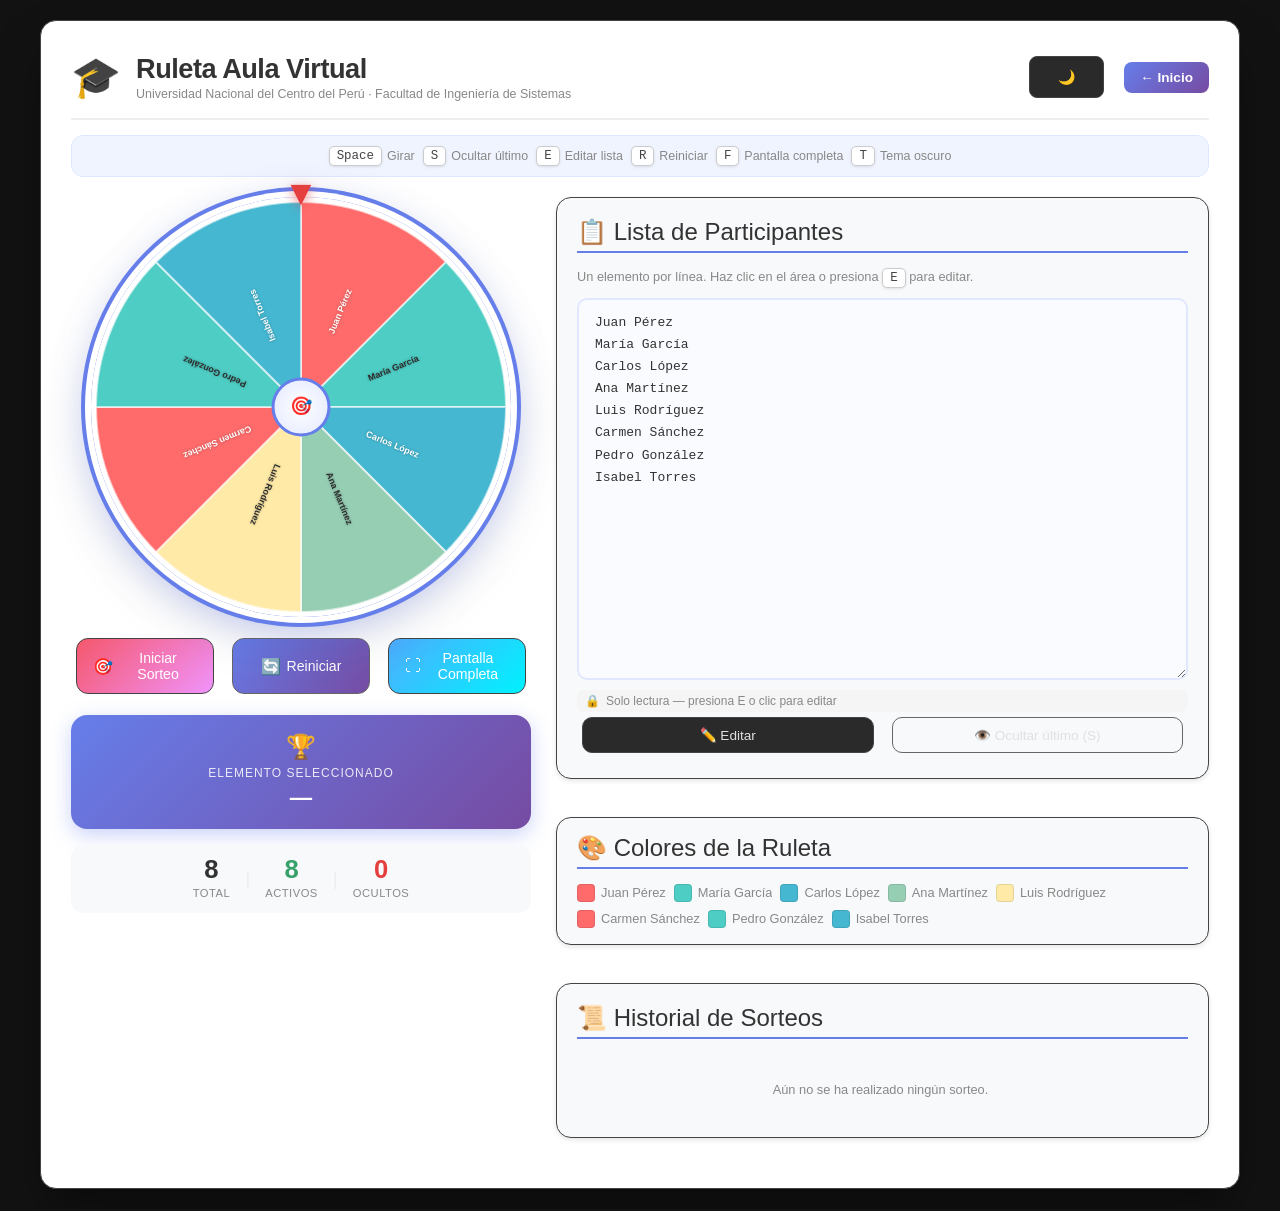
<file: ruleta.html>
<!DOCTYPE html>
<html lang="es">
<head>
    <meta charset="UTF-8">
    <meta name="viewport" content="width=device-width, initial-scale=1.0">
    <title>Ruleta Aula Virtual - UNCP</title>
    <link rel="stylesheet" href="css/style.css">
    <link rel="stylesheet" href="css/ruleta.css">
</head>
<body>
    <div class="container" id="contenedorPrincipal">

        <!-- ENCABEZADO -->
        <header class="encabezado">
            <div class="encabezado-logo">🎓</div>
            <div class="encabezado-texto">
                <h1>Ruleta Aula Virtual</h1>
                <p class="subtitle">Universidad Nacional del Centro del Perú · Facultad de Ingeniería de Sistemas</p>
            </div>
            <button id="btnTema" class="btn-tema" onclick="alternarTema()" title="Alternar modo oscuro (Tecla T)">
                <span id="iconoTema">🌙</span>
            </button>
            <a href="index.html" class="btn-volver" title="Volver al inicio">← Inicio</a>
        </header>

        <!-- ATAJOS DE TECLADO -->
        <div class="panel-atajos">
            <span class="atajo"><kbd>Space</kbd> Girar</span>
            <span class="atajo"><kbd>S</kbd> Ocultar último</span>
            <span class="atajo"><kbd>E</kbd> Editar lista</span>
            <span class="atajo"><kbd>R</kbd> Reiniciar</span>
            <span class="atajo"><kbd>F</kbd> Pantalla completa</span>
            <span class="atajo"><kbd>T</kbd> Tema oscuro</span>
        </div>

        <!-- LAYOUT PRINCIPAL -->
        <div class="layout-principal">

            <!-- COLUMNA IZQUIERDA: Ruleta -->
            <section class="columna-ruleta">
                <div class="ruleta-contenedor" id="contenedorRuleta" title="Haz clic para girar">
                    <!-- El triángulo indicador (puntero rojo) -->
                    <div class="puntero-triangulo" id="punteroTriangulo">▼</div>
                    <!-- Canvas de la ruleta -->
                    <canvas id="canvasRuleta" width="420" height="420"></canvas>
                    <!-- Overlay de clic -->
                    <div class="ruleta-overlay" id="overlayRuleta">
                        <span class="ruleta-overlay-icono">▶</span>
                    </div>
                </div>

                <!-- Botones de control -->
                <div class="controles-ruleta">
                    <button id="btnIniciar" class="btn-girar" onclick="iniciarGiro()">
                        <span class="btn-icono">🎯</span> Iniciar Sorteo
                    </button>
                    <button id="btnReiniciar" class="btn-reiniciar button-secondary" onclick="reiniciarRuleta()">
                        <span class="btn-icono">🔄</span> Reiniciar
                    </button>
                    <button id="btnPantallaCompleta" class="btn-pantalla button-info" onclick="alternarPantallaCompleta()">
                        <span class="btn-icono">⛶</span> Pantalla Completa
                    </button>
                </div>

                <!-- Panel de resultado -->
                <div class="panel-resultado" id="panelResultado">
                    <div class="resultado-icono">🏆</div>
                    <div class="resultado-etiqueta">Elemento Seleccionado</div>
                    <div class="resultado-nombre" id="textoResultado">—</div>
                </div>

                <!-- Contador de elementos -->
                <div class="panel-contador">
                    <div class="contador-item">
                        <span class="contador-num" id="numTotal">0</span>
                        <span class="contador-lbl">Total</span>
                    </div>
                    <div class="contador-separador">|</div>
                    <div class="contador-item">
                        <span class="contador-num contador-activos" id="numActivos">0</span>
                        <span class="contador-lbl">Activos</span>
                    </div>
                    <div class="contador-separador">|</div>
                    <div class="contador-item">
                        <span class="contador-num contador-ocultos" id="numOcultos">0</span>
                        <span class="contador-lbl">Ocultos</span>
                    </div>
                </div>
            </section>

            <!-- COLUMNA DERECHA: Lista de elementos -->
            <section class="columna-lista">
                <div class="card">
                    <h2>📋 Lista de Participantes</h2>
                    <p class="instruccion-textarea">
                        Un elemento por línea. Haz clic en el área o presiona <kbd>E</kbd> para editar.
                    </p>

                    <div class="form-group">
                        <div class="textarea-wrapper" id="wrapperTextarea">
                            <textarea
                                id="textareaElementos"
                                rows="16"
                                placeholder="Ingresa un nombre por línea:&#10;Juan Pérez&#10;María García&#10;Carlos López&#10;..."
                                readonly
                                onclick="habilitarEdicion()"
                            ></textarea>
                            <div class="textarea-estado" id="estadoTextarea">
                                <span id="iconoEstado">🔒</span>
                                <span id="textoEstado">Solo lectura — presiona E o clic para editar</span>
                            </div>
                        </div>
                    </div>

                    <div class="botones-lista">
                        <button onclick="habilitarEdicion()" class="button-info" title="Tecla E">
                            ✏️ Editar
                        </button>
                        <button onclick="ocultarUltimoSorteado()" class="button-secondary" title="Tecla S">
                            👁️ Ocultar último (S)
                        </button>
                    </div>
                </div>

                <!-- Leyenda de colores -->
                <div class="card card-leyenda">
                    <h2>🎨 Colores de la Ruleta</h2>
                    <div class="leyenda-colores" id="leyendaColores">
                        <!-- Se genera dinámicamente -->
                    </div>
                </div>

                <!-- Historial de sorteos -->
                <div class="card card-historial">
                    <h2>📜 Historial de Sorteos</h2>
                    <div class="historial-lista" id="historialLista">
                        <p class="historial-vacio">Aún no se ha realizado ningún sorteo.</p>
                    </div>
                </div>
            </section>
        </div>
    </div>

    <!-- Modal de resultado animado -->
    <div class="modal-resultado" id="modalResultado">
        <div class="modal-contenido" id="modalContenido">
            <div class="modal-confeti" id="modalConfeti">🎉</div>
            <div class="modal-titulo">¡Elemento Seleccionado!</div>
            <div class="modal-nombre" id="modalNombre"></div>
            <button class="modal-cerrar" onclick="cerrarModal()">Continuar →</button>
        </div>
    </div>

    <script src="js/ruleta.js"></script>
</body>
</html>
</file>
<file: css/style.css>
/* =========================================== */
/* ESTILOS GLOBALES - ESCALA DE GRISES OSCUROS */
/* Proyecto: Ruleta y Sorteo de Equipos        */
/* =========================================== */

/* Reset básico y configuración global */
* {
    margin: 0;
    padding: 0;
    box-sizing: border-box;
}

body {
    font-family: 'Segoe UI', 'Inter', 'SF Pro Text', -apple-system, BlinkMacSystemFont, 'Roboto', sans-serif;
    background: #121212;
    min-height: 100vh;
    display: flex;
    justify-content: center;
    align-items: center;
    padding: 20px;
}

/* Contenedor principal de cada aplicación */
.container {
    max-width: 1200px;
    width: 100%;
    background: #1a1a1a;
    border-radius: 16px;
    border: 1px solid #444444;
    box-shadow: 0 25px 50px -12px rgba(0, 0, 0, 0.5);
    overflow: hidden;
    padding: 30px;
    transition: all 0.3s ease;
}

/* Títulos principales */
h1 {
    text-align: center;
    color: #E0E0E0;
    margin-bottom: 10px;
    font-size: 2rem;
    font-weight: 600;
    letter-spacing: -0.5px;
}

h2 {
    color: #E0E0E0;
    margin-bottom: 15px;
    font-size: 1.5rem;
    border-bottom: 2px solid #444444;
    padding-bottom: 5px;
    font-weight: 500;
}

/* Subtítulos */
.subtitle {
    text-align: center;
    color: #B0B0B0;
    margin-bottom: 30px;
    font-size: 0.9rem;
}

/* =========================================== */
/* COMPONENTES DE FORMULARIO                   */
/* =========================================== */

textarea, input, select {
    width: 100%;
    padding: 12px 16px;
    background: #121212;
    border: 1px solid #444444;
    border-radius: 8px;
    font-size: 14px;
    font-family: 'JetBrains Mono', 'Fira Code', monospace;
    color: #E0E0E0;
    transition: all 0.2s ease;
}

textarea {
    resize: vertical;
}

textarea:focus, input:focus, select:focus {
    outline: none;
    border-color: #888888;
    box-shadow: 0 0 0 2px rgba(136, 136, 136, 0.2);
    background: #0e0e0e;
}

/* Labels */
.form-group label {
    display: block;
    margin-bottom: 8px;
    font-weight: 500;
    color: #B0B0B0;
    font-size: 0.85rem;
    letter-spacing: 0.3px;
}

/* Small text */
small {
    color: #888888;
    font-size: 0.75rem;
    display: block;
    margin-top: 5px;
}

/* =========================================== */
/* BOTONES - ESTILO GRIS OSCURO               */
/* =========================================== */

button, .button-secondary {
    background: #2a2a2a;
    color: #E0E0E0;
    border: 1px solid #444444;
    padding: 12px 28px;
    border-radius: 8px;
    font-size: 14px;
    font-weight: 500;
    cursor: pointer;
    transition: all 0.2s ease;
    margin: 5px;
    font-family: inherit;
}

button:hover, .button-secondary:hover {
    background: #3a3a3a;
    border-color: #666666;
    transform: translateY(-1px);
}

button:active, .button-secondary:active {
    transform: translateY(0);
}

/* Botón secundario (estilo outline) */
.button-secondary {
    background: transparent;
    border: 1px solid #666666;
}

.button-secondary:hover {
    background: rgba(136, 136, 136, 0.1);
}

/* =========================================== */
/* TARJETAS Y PANELES                          */
/* =========================================== */

.card {
    background: #1a1a1a;
    border-radius: 12px;
    padding: 20px;
    margin-bottom: 20px;
    border: 1px solid #444444;
    transition: all 0.3s ease;
}

.card:hover {
    border-color: #666666;
}

/* =========================================== */
/* UTILIDADES                                  */
/* =========================================== */

.text-center {
    text-align: center;
}

.mt-20 {
    margin-top: 20px;
}

.mb-20 {
    margin-bottom: 20px;
}

.hidden {
    display: none;
}

/* =========================================== */
/* MENSAJES Y ALERTAS                          */
/* =========================================== */

.alert {
    padding: 14px 20px;
    border-radius: 8px;
    margin-bottom: 20px;
    font-size: 14px;
}

.alert-success {
    background: #1a2a1a;
    color: #a0c0a0;
    border: 1px solid #2a4a2a;
}

.alert-info {
    background: #1a1a2a;
    color: #a0a0c0;
    border: 1px solid #2a2a4a;
}

/* =========================================== */
/* SCROLLBAR PERSONALIZADO                     */
/* =========================================== */

::-webkit-scrollbar {
    width: 8px;
    height: 8px;
}

::-webkit-scrollbar-track {
    background: #1a1a1a;
    border-radius: 10px;
}

::-webkit-scrollbar-thumb {
    background: #444444;
    border-radius: 10px;
}

::-webkit-scrollbar-thumb:hover {
    background: #666666;
}

/* =========================================== */
/* RESPONSIVE                                  */
/* =========================================== */

@media (max-width: 768px) {
    .container {
        padding: 20px;
    }

    h1 {
        font-size: 1.5rem;
    }

    button, .button-secondary {
        padding: 10px 20px;
        font-size: 12px;
        width: 100%;
        margin: 5px 0;
    }
    
    .card {
        padding: 15px;
    }
}

/* =========================================== */
/* MODO PANTALLA COMPLETA                      */
/* =========================================== */

:-webkit-full-screen {
    background: #121212;
}

:fullscreen {
    background: #121212;
}

:fullscreen .container {
    max-width: 95%;
    height: auto;
    min-height: 90vh;
    border-radius: 0;
}
</file>
<file: css/ruleta.css>
/* =========================================== */
/* ESTILOS ESPECÍFICOS - RULETA                 */
/* Proyecto: Ruleta Aula Virtual - UNCP         */
/* Modo: Claro + Oscuro (paleta personalizada)  */
/* =========================================== */

/* ---- VARIABLES DE COLOR (MODO CLARO POR DEFECTO) ---- */
:root {
    --bg-principal: #ffffff;
    --bg-card: #f8f9fa;
    --bg-card-alt: #f0f4ff;
    --texto-principal: #333333;
    --texto-secundario: #888888;
    --borde: #eeeeee;
    --borde-fuerte: #e0e7ff;
    --acento: #667eea;
    --acento-hover: #764ba2;
    --sombra: rgba(0, 0, 0, 0.1);
    --textarea-bg: #fafbff;
    --textarea-border: #e0e7ff;
    --textarea-focus: #667eea;
    --chip-bg: #f0f0f5;
    --chip-border: #ddd;
    --kbd-bg: white;
    --kbd-border: #ccc;
    --kbd-texto: #444;
    --badge-bg: #f8f9fa;
    --overlay-giro: rgba(0, 0, 0, 0.12);
    --resultado-gradiente1: #667eea;
    --resultado-gradiente2: #764ba2;
    --btn-gradiente1: #667eea;
    --btn-gradiente2: #764ba2;
    --texto-claro: #ffffff;
    --historial-bg: #f8f9fa;
    --historial-border: #667eea;
    --contador-bg: #f8f9fa;
    --estado-textarea-bg: #f5f5f5;
}

/* ---- MODO OSCURO (se activa con clase .tema-oscuro en <body>) ---- */
body.tema-oscuro {
    --bg-principal: #121212;
    --bg-card: #1e1e1e;
    --bg-card-alt: #2a2a2a;
    --texto-principal: #E0E0E0;
    --texto-secundario: #B0B0B0;
    --borde: #444444;
    --borde-fuerte: #444444;
    --acento: #888888;
    --acento-hover: #aaaaaa;
    --sombra: rgba(0, 0, 0, 0.4);
    --textarea-bg: #1a1a1a;
    --textarea-border: #444444;
    --textarea-focus: #888888;
    --chip-bg: #2a2a2a;
    --chip-border: #444444;
    --kbd-bg: #2a2a2a;
    --kbd-border: #555555;
    --kbd-texto: #cccccc;
    --badge-bg: #1e1e1e;
    --overlay-giro: rgba(255, 255, 255, 0.08);
    --resultado-gradiente1: #888888;
    --resultado-gradiente2: #666666;
    --btn-gradiente1: #888888;
    --btn-gradiente2: #666666;
    --texto-claro: #E0E0E0;
    --historial-bg: #1e1e1e;
    --historial-border: #888888;
    --contador-bg: #1e1e1e;
    --estado-textarea-bg: #2a2a2a;
}

/* ---- TRANSICIÓN SUAVE AL CAMBIAR TEMA ---- */
body, .container, .card, textarea, button, .panel-atajos, 
.panel-resultado, .panel-contador, .historial-entrada, 
.chip, .textarea-estado, .leyenda-color, .modal-contenido {
    transition: background-color 0.3s ease, color 0.3s ease, 
                border-color 0.3s ease, box-shadow 0.3s ease;
}

/* ---- ENCABEZADO ---- */
.encabezado {
    display: flex;
    align-items: center;
    gap: 15px;
    margin-bottom: 15px;
    padding-bottom: 15px;
    border-bottom: 2px solid var(--borde);
    flex-wrap: wrap;
}
.encabezado-logo {
    font-size: 2.5rem;
    line-height: 1;
}
.encabezado-texto {
    flex: 1;
}
.encabezado-texto h1 {
    text-align: left;
    margin-bottom: 2px;
    font-size: 1.7rem;
    color: var(--texto-principal);
}
.encabezado-texto .subtitle {
    text-align: left;
    margin-bottom: 0;
    font-size: 0.78rem;
    color: var(--texto-secundario);
}
.btn-volver {
    background: linear-gradient(135deg, var(--acento), var(--acento-hover));
    color: var(--texto-claro);
    padding: 8px 16px;
    border-radius: 8px;
    text-decoration: none;
    font-size: 0.85rem;
    font-weight: 600;
    transition: transform 0.2s, box-shadow 0.2s;
}
.btn-volver:hover {
    transform: translateY(-2px);
    box-shadow: 0 4px 12px rgba(102, 126, 234, 0.35);
}

/* ---- CONTENEDOR PRINCIPAL ---- */
.container {
    background: var(--bg-principal);
    color: var(--texto-principal);
}
.subtitle {
    color: var(--texto-secundario);
}
h1 {
    color: var(--texto-principal);
}
h2 {
    color: var(--texto-principal);
    border-bottom: 2px solid var(--acento);
}

/* ---- PANEL DE ATAJOS ---- */
.panel-atajos {
    display: flex;
    flex-wrap: wrap;
    gap: 8px;
    justify-content: center;
    margin-bottom: 20px;
    padding: 10px 15px;
    background: var(--bg-card-alt);
    border-radius: 12px;
    border: 1px solid var(--borde-fuerte);
}
.atajo {
    font-size: 0.78rem;
    color: var(--texto-secundario);
    display: flex;
    align-items: center;
    gap: 5px;
}
kbd {
    display: inline-block;
    padding: 2px 7px;
    background: var(--kbd-bg);
    border: 1.5px solid var(--kbd-border);
    border-radius: 5px;
    font-family: monospace;
    font-size: 0.78rem;
    box-shadow: 0 1px 3px rgba(0, 0, 0, 0.1);
    color: var(--kbd-texto);
}

/* ---- LAYOUT ---- */
.layout-principal {
    display: grid;
    grid-template-columns: 460px 1fr;
    gap: 25px;
    align-items: start;
}

/* ---- COLUMNA RULETA ---- */
.columna-ruleta {
    display: flex;
    flex-direction: column;
    align-items: center;
    gap: 16px;
}

/* ---- CONTENEDOR DE LA RULETA ---- */
.ruleta-contenedor {
    position: relative;
    width: 420px;
    height: 420px;
    cursor: pointer;
    border-radius: 50%;
    box-shadow:
        0 0 0 6px var(--bg-principal),
        0 0 0 10px var(--acento),
        0 10px 40px rgba(102, 126, 234, 0.4),
        0 20px 60px var(--sombra);
    transition: box-shadow 0.3s;
    user-select: none;
}
.ruleta-contenedor:hover {
    box-shadow:
        0 0 0 6px var(--bg-principal),
        0 0 0 10px var(--acento-hover),
        0 10px 50px rgba(118, 75, 162, 0.5),
        0 20px 60px var(--sombra);
}
.ruleta-contenedor:hover .ruleta-overlay {
    opacity: 1;
}

#canvasRuleta {
    display: block;
    width: 420px;
    height: 420px;
    border-radius: 50%;
}

/* Puntero triangular rojo */
.puntero-triangulo {
    position: absolute;
    top: -22px;
    left: 50%;
    transform: translateX(-50%);
    font-size: 2.2rem;
    color: #e53e3e;
    z-index: 10;
    line-height: 1;
    filter: drop-shadow(0 3px 6px rgba(229, 62, 62, 0.6));
    pointer-events: none;
    animation: latidoPuntero 1.5s ease-in-out infinite;
}
@keyframes latidoPuntero {
    0%,
    100% {
        transform: translateX(-50%) translateY(0);
    }
    50% {
        transform: translateX(-50%) translateY(-3px);
    }
}

/* Overlay de "clic para girar" */
.ruleta-overlay {
    position: absolute;
    inset: 0;
    border-radius: 50%;
    background: var(--overlay-giro);
    display: flex;
    align-items: center;
    justify-content: center;
    opacity: 0;
    transition: opacity 0.25s;
    pointer-events: none;
}
.ruleta-overlay-icono {
    font-size: 3rem;
    color: white;
    filter: drop-shadow(0 2px 8px rgba(0, 0, 0, 0.4));
}

/* ---- CONTROLES ---- */
.controles-ruleta {
    display: flex;
    flex-wrap: wrap;
    gap: 8px;
    justify-content: center;
    width: 100%;
}
.controles-ruleta button {
    flex: 1;
    min-width: 110px;
    padding: 11px 16px;
    font-size: 0.88rem;
    border-radius: 12px;
    display: flex;
    align-items: center;
    justify-content: center;
    gap: 6px;
}
.btn-icono {
    font-size: 1rem;
}

/* ---- BOTONES ---- */
.btn-girar {
    background: linear-gradient(135deg, #f5576c 0%, #f093fb 100%) !important;
    color: #fff !important;
}
.btn-reiniciar {
    background: linear-gradient(135deg, var(--acento), var(--acento-hover)) !important;
    color: var(--texto-claro) !important;
}
.btn-pantalla {
    background: linear-gradient(135deg, #4facfe 0%, #00f2fe 100%) !important;
    color: #fff !important;
}
.btn-girar:disabled {
    opacity: 0.6;
    cursor: not-allowed;
    transform: none !important;
}

/* ---- PANEL RESULTADO ---- */
.panel-resultado {
    width: 100%;
    background: linear-gradient(135deg, var(--resultado-gradiente1), var(--resultado-gradiente2));
    border-radius: 16px;
    padding: 18px 20px;
    text-align: center;
    color: white;
    min-height: 90px;
    display: flex;
    flex-direction: column;
    align-items: center;
    justify-content: center;
    gap: 5px;
    box-shadow: 0 6px 20px rgba(102, 126, 234, 0.35);
    transition: transform 0.3s;
}
.panel-resultado.animado {
    animation: pulsoResultado 0.5s ease;
}
@keyframes pulsoResultado {
    0% {
        transform: scale(0.95);
    }
    50% {
        transform: scale(1.04);
    }
    100% {
        transform: scale(1);
    }
}
.resultado-icono {
    font-size: 1.5rem;
}
.resultado-etiqueta {
    font-size: 0.75rem;
    opacity: 0.85;
    letter-spacing: 1px;
    text-transform: uppercase;
}
.resultado-nombre {
    font-size: 1.4rem;
    font-weight: 700;
    word-break: break-word;
    max-width: 100%;
}

/* ---- CONTADOR ---- */
.panel-contador {
    display: flex;
    align-items: center;
    gap: 15px;
    background: var(--contador-bg);
    border-radius: 12px;
    padding: 12px 20px;
    width: 100%;
    justify-content: center;
}
.contador-item {
    text-align: center;
}
.contador-num {
    display: block;
    font-size: 1.6rem;
    font-weight: 700;
    color: var(--texto-principal);
    line-height: 1;
}
.contador-activos {
    color: #38a169;
}
.contador-ocultos {
    color: #e53e3e;
}
.contador-lbl {
    font-size: 0.7rem;
    color: var(--texto-secundario);
    text-transform: uppercase;
    letter-spacing: 0.5px;
}
.contador-separador {
    color: var(--borde);
    font-size: 1.2rem;
}

/* ---- COLUMNA LISTA ---- */
.columna-lista {
    display: flex;
    flex-direction: column;
    gap: 18px;
}

/* ---- TEXTAREA ---- */
.instruccion-textarea {
    font-size: 0.8rem;
    color: var(--texto-secundario);
    margin-bottom: 10px;
}
.textarea-wrapper {
    position: relative;
}
#textareaElementos {
    font-size: 13px;
    line-height: 1.7;
    background: var(--textarea-bg);
    color: var(--texto-principal);
    border: 2px solid var(--textarea-border);
    border-radius: 10px;
    transition: border-color 0.3s, background 0.3s;
    cursor: default;
}
#textareaElementos:not([readonly]) {
    cursor: text;
    background: var(--textarea-bg);
    border-color: var(--textarea-focus);
}
#textareaElementos:focus {
    outline: none;
    border-color: var(--textarea-focus);
    box-shadow: 0 0 0 3px rgba(136, 136, 136, 0.12);
}

/* Elementos ocultos se marcan en el textarea con clase gris */
.linea-oculta {
    background: #bbb !important;
    color: #777;
    text-decoration: line-through;
}

/* Estado del textarea */
.textarea-estado {
    display: flex;
    align-items: center;
    gap: 6px;
    margin-top: 6px;
    font-size: 0.75rem;
    color: var(--texto-secundario);
    padding: 4px 8px;
    background: var(--estado-textarea-bg);
    border-radius: 6px;
    transition: background 0.3s, color 0.3s;
}
.textarea-estado.editando {
    background: var(--bg-card-alt);
    color: var(--acento);
}

/* Botones de lista */
.botones-lista {
    display: flex;
    gap: 8px;
    flex-wrap: wrap;
}
.botones-lista button {
    flex: 1;
    font-size: 0.85rem;
    padding: 9px 14px;
    border-radius: 10px;
}

/* ---- TARJETAS ---- */
.card {
    background: var(--bg-card);
    border-radius: 15px;
    padding: 20px;
    margin-bottom: 20px;
    box-shadow: 0 2px 5px var(--sombra);
}

/* ---- LEYENDA DE COLORES ---- */
.card-leyenda {
    padding: 16px 20px;
}
.leyenda-colores {
    display: flex;
    flex-wrap: wrap;
    gap: 8px;
    margin-top: 8px;
}
.leyenda-item {
    display: flex;
    align-items: center;
    gap: 6px;
    font-size: 0.8rem;
    color: var(--texto-secundario);
    max-width: 100%;
    overflow: hidden;
}
.leyenda-color {
    width: 18px;
    height: 18px;
    border-radius: 4px;
    flex-shrink: 0;
    border: 1px solid rgba(0, 0, 0, 0.1);
}
.leyenda-nombre {
    white-space: nowrap;
    overflow: hidden;
    text-overflow: ellipsis;
    max-width: 120px;
}

/* ---- HISTORIAL ---- */
.card-historial {
    max-height: 240px;
    overflow: hidden;
    display: flex;
    flex-direction: column;
}
.card-historial h2 {
    flex-shrink: 0;
}
.historial-lista {
    overflow-y: auto;
    flex: 1;
    margin-top: 8px;
    padding-right: 4px;
}
.historial-lista::-webkit-scrollbar {
    width: 4px;
}
.historial-lista::-webkit-scrollbar-track {
    background: var(--bg-card);
    border-radius: 2px;
}
.historial-lista::-webkit-scrollbar-thumb {
    background: var(--borde);
    border-radius: 2px;
}
.historial-vacio {
    font-size: 0.8rem;
    color: var(--texto-secundario);
    text-align: center;
    padding: 20px 0;
}
.historial-entrada {
    display: flex;
    align-items: center;
    gap: 8px;
    padding: 6px 10px;
    border-radius: 8px;
    margin-bottom: 5px;
    font-size: 0.82rem;
    background: var(--historial-bg);
    border-left: 3px solid var(--historial-border);
    animation: entradaHistorial 0.3s ease;
    color: var(--texto-principal);
}
@keyframes entradaHistorial {
    from {
        opacity: 0;
        transform: translateX(-10px);
    }
    to {
        opacity: 1;
        transform: translateX(0);
    }
}
.historial-num {
    font-weight: 700;
    color: var(--acento);
    min-width: 22px;
}
.historial-color {
    width: 12px;
    height: 12px;
    border-radius: 3px;
    flex-shrink: 0;
}
.historial-texto {
    flex: 1;
    overflow: hidden;
    text-overflow: ellipsis;
    white-space: nowrap;
}

/* ---- MODAL DE RESULTADO ---- */
.modal-resultado {
    display: none;
    position: fixed;
    inset: 0;
    background: rgba(0, 0, 0, 0.6);
    z-index: 1000;
    align-items: center;
    justify-content: center;
    backdrop-filter: blur(4px);
}
.modal-resultado.visible {
    display: flex;
    animation: aparecerModal 0.35s ease;
}
@keyframes aparecerModal {
    from {
        opacity: 0;
        transform: scale(0.8);
    }
    to {
        opacity: 1;
        transform: scale(1);
    }
}
.modal-contenido {
    background: var(--bg-principal);
    border-radius: 24px;
    padding: 45px 50px;
    text-align: center;
    max-width: 420px;
    width: 90%;
    box-shadow: 0 30px 80px rgba(0, 0, 0, 0.3);
    position: relative;
}
.modal-confeti {
    font-size: 3rem;
    margin-bottom: 12px;
    animation: reboteConfeti 0.8s ease infinite alternate;
}
@keyframes reboteConfeti {
    from {
        transform: translateY(0) rotate(-5deg);
    }
    to {
        transform: translateY(-10px) rotate(5deg);
    }
}
.modal-titulo {
    font-size: 0.85rem;
    text-transform: uppercase;
    letter-spacing: 2px;
    color: var(--texto-secundario);
    margin-bottom: 12px;
}
.modal-nombre {
    font-size: 2rem;
    font-weight: 800;
    color: var(--texto-principal);
    word-break: break-word;
    margin-bottom: 24px;
    background: linear-gradient(135deg, var(--acento), var(--acento-hover));
    -webkit-background-clip: text;
    -webkit-text-fill-color: transparent;
    background-clip: text;
}
.modal-cerrar {
    background: linear-gradient(135deg, var(--acento), var(--acento-hover));
    color: var(--texto-claro);
    border: none;
    padding: 12px 35px;
    border-radius: 50px;
    font-size: 1rem;
    font-weight: 700;
    cursor: pointer;
    transition: transform 0.2s, box-shadow 0.2s;
    margin: 0;
}
.modal-cerrar:hover {
    transform: translateY(-2px);
    box-shadow: 0 8px 25px rgba(136, 136, 136, 0.5);
}

/* ---- ESTADO GIRANDO ---- */
.ruleta-contenedor.en-giro {
    pointer-events: none;
}
.ruleta-contenedor.en-giro .ruleta-overlay {
    opacity: 0 !important;
}
#btnIniciar:disabled {
    opacity: 0.6;
    cursor: not-allowed;
    transform: none !important;
}

/* ---- CHIPS ---- */
.chips-container {
    display: flex;
    flex-wrap: wrap;
    gap: 8px;
    margin-top: 12px;
    margin-bottom: 15px;
    max-height: 200px;
    overflow-y: auto;
    padding: 8px;
    background: var(--chip-bg);
    border-radius: 12px;
    border: 1px dashed var(--chip-border);
}
.chip {
    display: inline-block;
    padding: 6px 14px;
    border-radius: 20px;
    font-size: 13px;
    font-weight: 600;
    color: #fff;
    transition: all 0.3s ease;
    white-space: nowrap;
    max-width: 100%;
    overflow: hidden;
    text-overflow: ellipsis;
}
.chip.oculto {
    background: #b0b0b0 !important;
    color: #555 !important;
    text-decoration: line-through;
    opacity: 0.65;
    cursor: not-allowed;
}

/* ---- RESPONSIVE ---- */
@media (max-width: 900px) {
    .layout-principal {
        grid-template-columns: 1fr;
    }
    .columna-ruleta {
        align-items: center;
    }
    .ruleta-contenedor,
    #canvasRuleta {
        width: 340px;
        height: 340px;
    }
}
@media (max-width: 480px) {
    .ruleta-contenedor,
    #canvasRuleta {
        width: 280px;
        height: 280px;
    }
    .encabezado-texto h1 {
        font-size: 1.2rem;
    }
    .panel-atajos {
        display: none;
    }
}

/* ---- PANTALLA COMPLETA ---- */
:fullscreen #contenedorPrincipal,
:-webkit-full-screen #contenedorPrincipal {
    max-width: 100vw;
    height: 100vh;
    overflow-y: auto;
    border-radius: 0;
}
</file>
